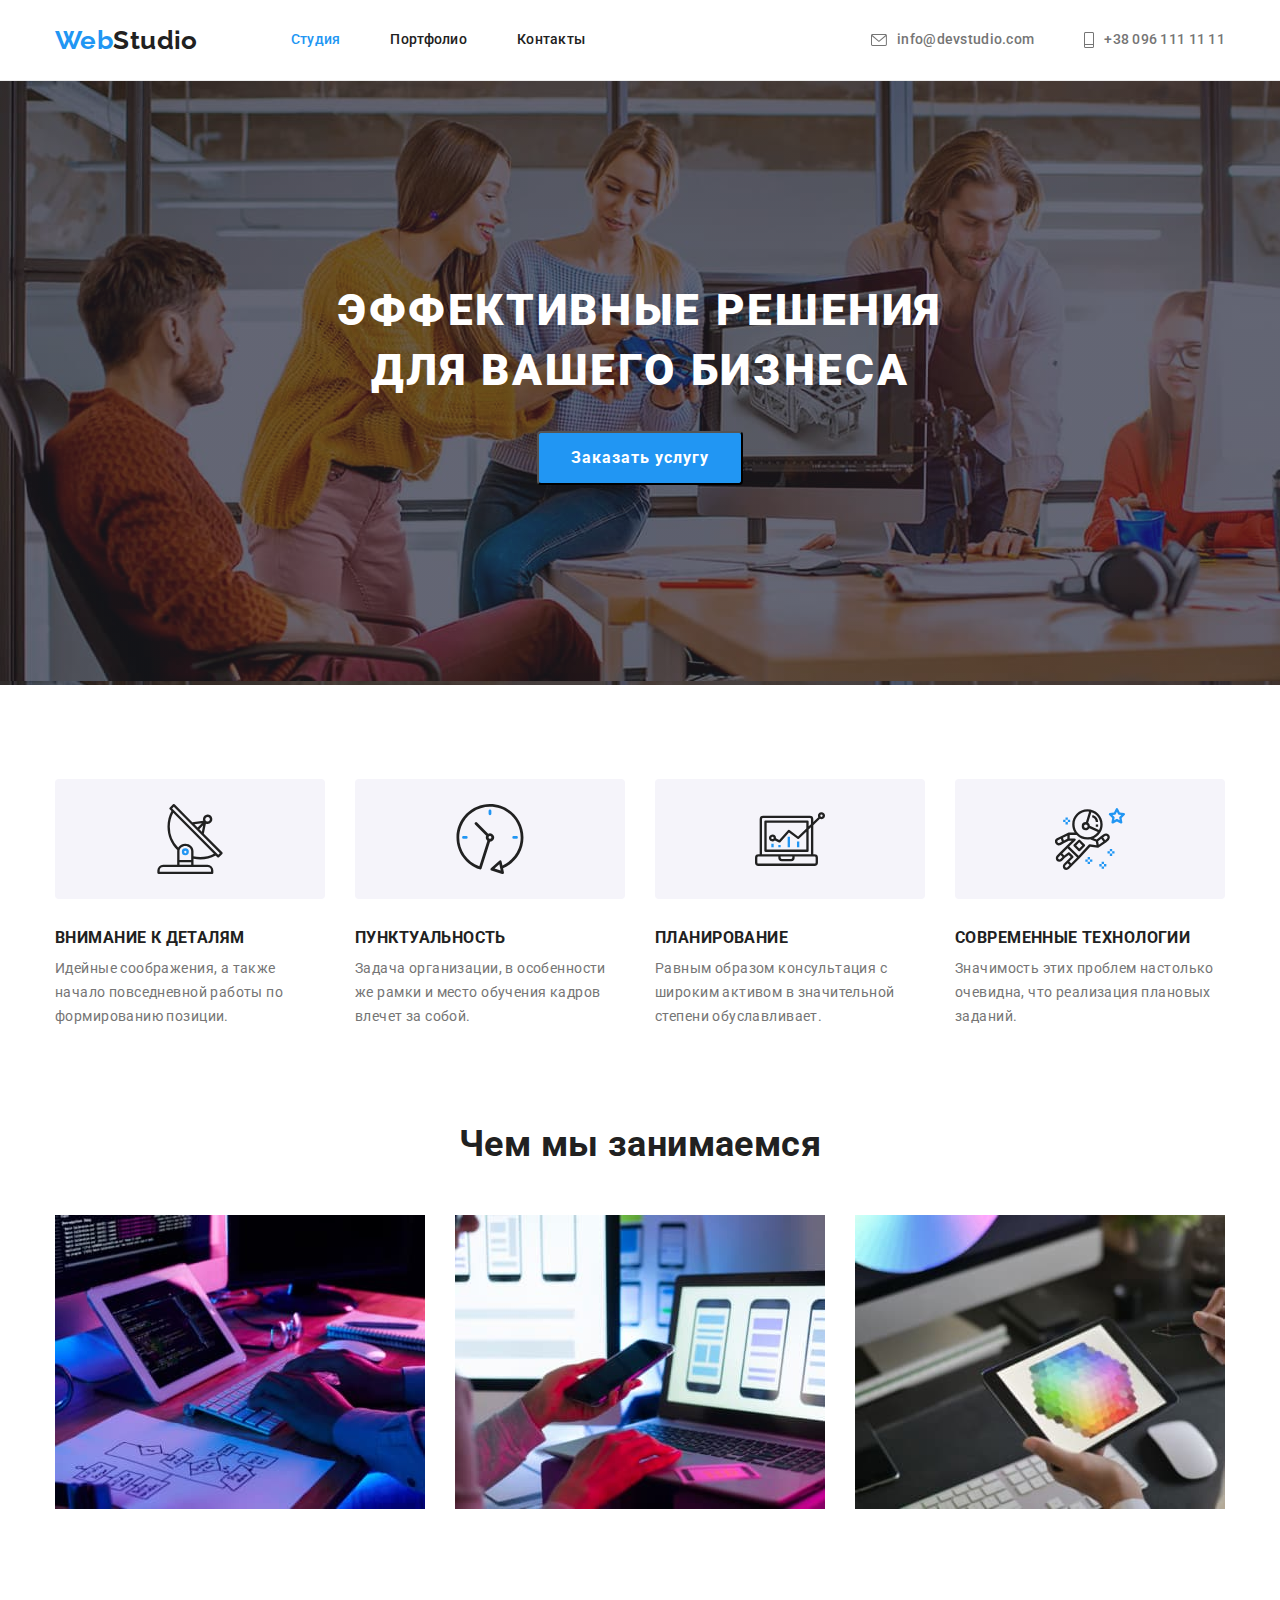
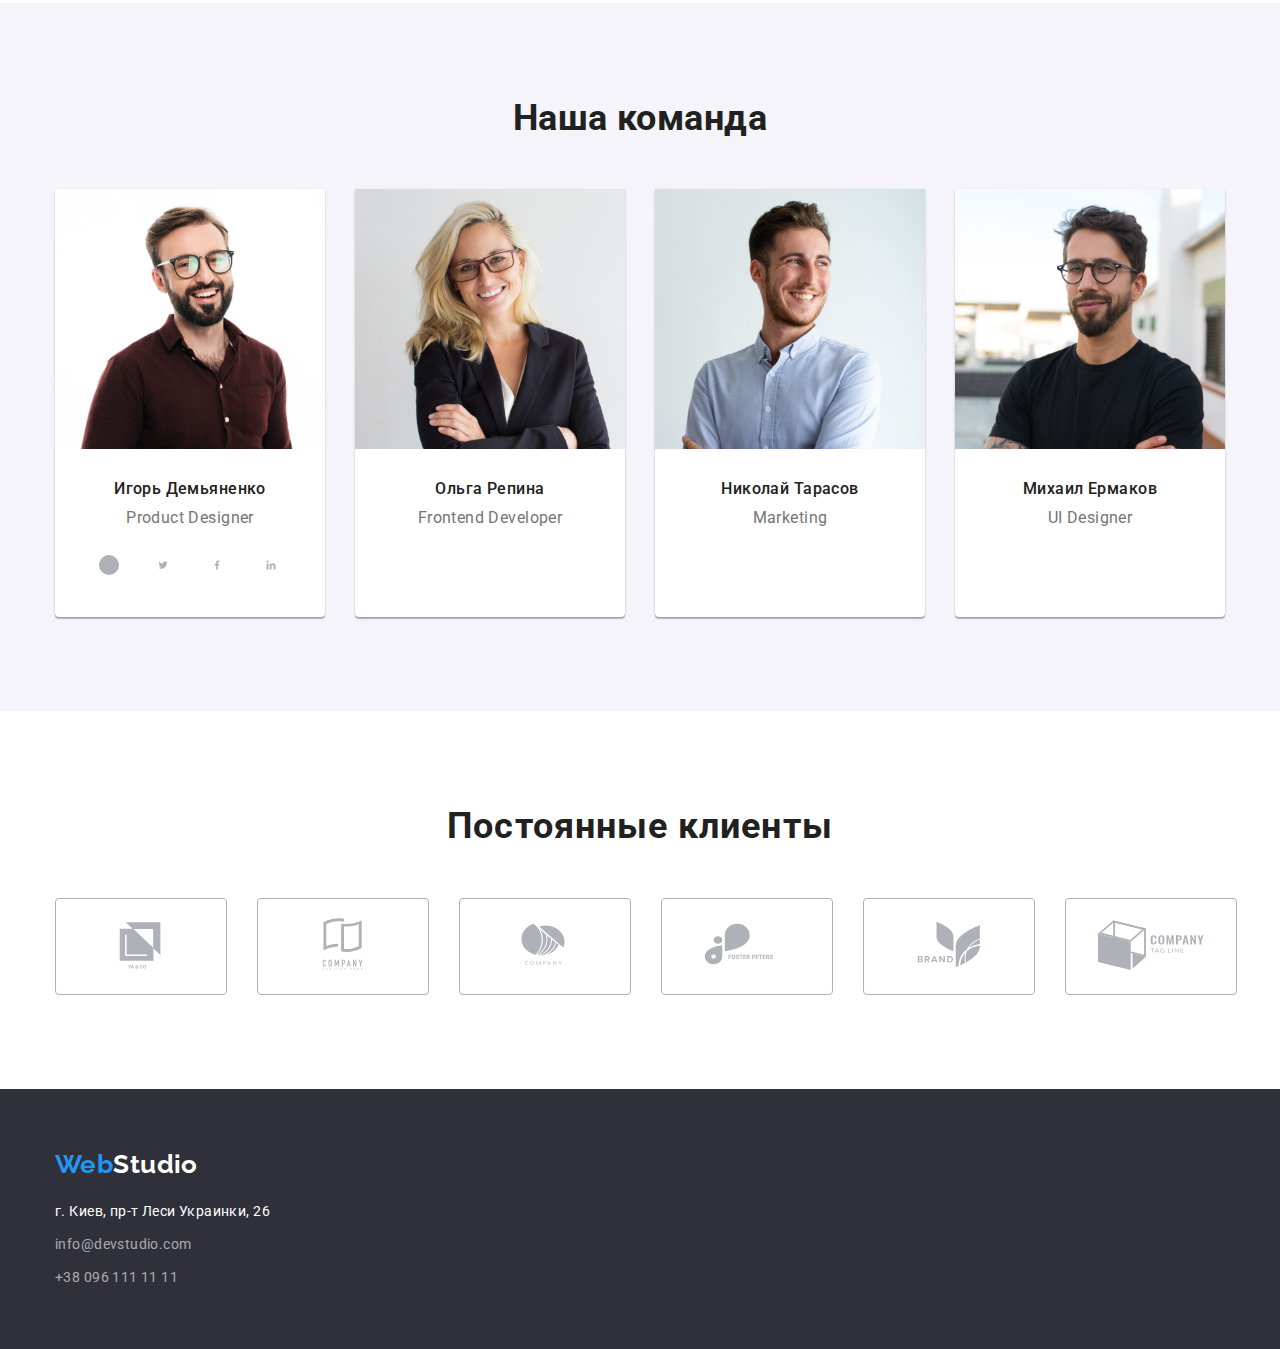
<file: index.html>
<!DOCTYPE html>
<html lang="ru">
  <head>
    <meta charset="UTF-8" />
    <meta http-equiv="X-UA-Compatible" content="IE=edge" />
    <meta name="viewport" content="width=device-width, initial-scale=1.0" />
    <link rel="preconnect" href="https://fonts.googleapis.com" />
    <link rel="preconnect" href="https://fonts.gstatic.com" crossorigin />
    <link
      href="https://fonts.googleapis.com/css2?family=Montserrat:wght@400;700&family=Raleway:wght@700&family=Roboto:wght@400;500;700;900&display=swap"
      rel="stylesheet"
    />
    <link
      rel="stylesheet"
      href="https://cdnjs.cloudflare.com/ajax/libs/modern-normalize/1.1.0/modern-normalize.min.css"
    />
    <title>WebStudio</title>
    <link rel="stylesheet" href="./css/styles.css" />
  </head>
  <body>
    <header class="header">
      <div class="container main-header">
        <a href="./index.html" class="logo primary link">
          <span class="logo-part">Web</span>Studio
        </a>
        <nav class="nav">
          <ul class="nav-list list">
            <li class="nav-list-item">
              <a href="./index.html" class="nav-list-link link current">Студия</a>
            </li>
            <li class="nav-list-item">
              <a href="./portfolio.html" class="nav-list-link link">Портфолио</a>
            </li>
            <li class="nav-list-item"><a href="#" class="nav-list-link link">Контакты</a></li>
          </ul>
        </nav>
        <ul class="contacts list">
          <li class="contacts-item">
            <a href="mailto:info@devstudio.com" class="contacts-link link">
              <svg class="icon-envelope icons-contact-header" width="16" height="12">
                <use href="./img/icons.svg#icon-envelope"></use>
              </svg>
              info@devstudio.com</a
            >
          </li>
          <li class="contacts-item">
            <a href="tel:+380961111111" class="contacts-link link">
              <svg class="icon-phone icons-contact-header" width="10" height="16">
                <use href="./img/icons.svg#icon-phone"></use>
              </svg>
              +38 096 111 11 11</a
            >
          </li>
        </ul>
      </div>
    </header>
    <main class="main">
      <!--Cекция Hero-->
      <section class="hero">
        <div class="container">
          <h1 class="hero-header">ЭФФЕКТИВНЫЕ РЕШЕНИЯ ДЛЯ ВАШЕГО БИЗНЕСА</h1>
          <button type="button" class="hero-btn">Заказать услугу</button>
        </div>
      </section>
      <section class="peculiarities">
        <!--Секция 2 Особенности студии -->
        <div class="container">
          <h2 class="visually-hidden">Особенности студии</h2>
          <ul class="peculiarities-list list">
            <li class="peculiarities-item">
              <div class="icons-pecularities">
                <svg class="icon-antenna" width="70" height="70">
                  <use href="./img/icons.svg#icon-antenna"></use>
                </svg>
              </div>
              <h3 class="peculiarities-list-tittle">Внимание к деталям</h3>
              <p class="peculiarities-list-text">
                Идейные соображения, а также начало повседневной работы по формированию позиции.
              </p>
            </li>
            <li class="peculiarities-item">
              <div class="icons-pecularities">
                <svg class="icon-clock" width="70" height="70">
                  <use href="./img/icons.svg#icon-clock"></use>
                </svg>
              </div>
              <h3 class="peculiarities-list-tittle">Пунктуальность</h3>
              <p class="peculiarities-list-text">
                Задача организации, в особенности же рамки и место обучения кадров влечет за собой.
              </p>
            </li>
            <li class="peculiarities-item">
              <div class="icons-pecularities">
                <svg class="icon-diagram" width="70" height="70">
                  <use href="./img/icons.svg#icon-diagram"></use>
                </svg>
              </div>
              <h3 class="peculiarities-list-tittle">Планирование</h3>
              <p class="peculiarities-list-text">
                Равным образом консультация с широким активом в значительной степени обуславливает.
              </p>
            </li>
            <li class="peculiarities-item">
              <div class="icons-pecularities">
                <svg class="icon-astronaut" width="70" height="70">
                  <use href="./img/icons.svg#icon-astronaut"></use>
                </svg>
              </div>
              <h3 class="peculiarities-list-tittle">Современные технологии</h3>
              <p class="peculiarities-list-text">
                Значимость этих проблем настолько очевидна, что реализация плановых заданий.
              </p>
            </li>
          </ul>
        </div>
      </section>
      <section class="about-work">
        <!--Секция 3 чем занимается студия-->
        <div class="container">
          <h2 class="about-work-tittle">Чем мы занимаемся</h2>
          <ul class="about-work-list list">
            <li class="about-work-list-item">
              <img
                src="./img/hands_on_pk.jpg"
                class="about-work-list-pictures"
                alt="Разрабатываем приложения"
                width="370"
              />
            </li>
            <li class="about-work-list-item">
              <img
                src="./img/phone_on_pc.jpg"
                class="about-work-list-pictures"
                alt="Разрабатываем мобильные приложения"
                width="370"
              />
            </li>
            <li class="about-work-list-item">
              <img
                src="./img/tablet_on_pc.jpg"
                class="about-work-list-pictures"
                alt="Разрабатываем дизайн приложения"
                width="370"
              />
            </li>
          </ul>
        </div>
      </section>
      <section class="command">
        <!--Секция 4 команда-->
        <div class="container">
          <h2 class="command-tittle">Наша команда</h2>
          <ul class="command-list list">
            <li class="command-list-participant">
              <img
                src="./img/igor.jpg"
                class="participant-foto"
                alt="Игорь Демьяненко Product Designer"
                width="270"
              />
              <div class="paticipant-name-activity">
                <h3 class="participant-name">Игорь Демьяненко</h3>
                <p class="participant-activity">Product Designer</p>
                <ul class="command-social-list list">
                  <li class="command-social-item">
                    <a href="#" class="command-social-link link">
                      <svg class="instagram icons-social-command" width="20" height="20">
                        <use href="./img/icons.svg#icon-instagram"></use>
                      </svg>
                    </a>
                  </li>
                  <li class="command-social-item">
                    <a href="#" class="command-social-link link"
                      ><svg class="twitter" width="20" height="20">
                        <use href="./img/icons.svg#icon-twitter"></use>
                      </svg>
                    </a>
                  </li>
                  <li class="command-social-item">
                    <a href="#" class="command-social-link link"
                      ><svg class="facebook" width="20" height="20">
                        <use href="./img/icons.svg#icon-facebook"></use>
                      </svg>
                    </a>
                  </li>
                  <li class="command-social-item">
                    <a href="#" class="command-social-link link"
                      ><svg class="linkedin" width="20" height="20">
                        <use href="./img/icons.svg#icon-linkedin"></use>
                      </svg>
                    </a>
                  </li>
                </ul>
              </div>
            </li>
            <li class="command-list-participant">
              <img
                src="./img/olga.jpg"
                class="participant-foto"
                alt="Ольга Репина Frontend Developer"
                width="270"
              />
              <div class="paticipant-name-activity">
                <h3 class="participant-name">Ольга Репина</h3>
                <p class="participant-activity">Frontend Developer</p>
              </div>
            </li>
            <li class="command-list-participant">
              <img
                src="./img/nikolay.jpg"
                class="participant-foto"
                alt="Николай Тарасов Marketing"
                width="270"
              />
              <div class="paticipant-name-activity">
                <h3 class="participant-name">Николай Тарасов</h3>
                <p class="participant-activity">Marketing</p>
              </div>
            </li>
            <li class="command-list-participant">
              <img
                src="./img/mihail.jpg"
                class="participant-foto"
                alt="Михаил Ермаков UI Designer"
                width="270"
              />
              <div class="paticipant-name-activity">
                <h3 class="participant-name">Михаил Ермаков</h3>
                <p class="participant-activity">UI Designer</p>
              </div>
            </li>
          </ul>
        </div>
      </section>
      <section class="clients">
        <div class="container">
          <h2 class="clients-tittle">Постоянные клиенты</h2>
          <ul class="clients-list list">
            <li class="clients-item">
              <a href="#" class="clients-link link"
                ><svg class="clients-icon" width="106" height="60">
                  <use href="./img/icons.svg#icon-client-one"></use>
                </svg>
              </a>
            </li>
            <li class="clients-item">
              <a href="#" class="clients-link link"
                ><svg class="clients-icon" width="106" height="60">
                  <use href="./img/icons.svg#icon-client-two"></use>
                </svg>
              </a>
            </li>
            <li class="clients-item">
              <a href="#" class="clients-link link"
                ><svg class="clients-icon" width="106" height="60">
                  <use href="./img/icons.svg#icon-client-three"></use>
                </svg>
              </a>
            </li>
            <li class="clients-item">
              <a href="#" class="clients-link link"
                ><svg class="clients-icon" width="106" height="60">
                  <use href="./img/icons.svg#icon-client-four"></use>
                </svg>
              </a>
            </li>
            <li class="clients-item">
              <a href="#" class="clients-link link"
                ><svg class="clients-icon" width="106" height="60">
                  <use href="./img/icons.svg#icon-client-five"></use>
                </svg>
              </a>
            </li>
            <li class="clients-item">
              <a href="#" class="clients-link link"
                ><svg class="clients-icon" width="106" height="60">
                  <use href="./img/icons.svg#icon-client-six"></use>
                </svg>
              </a>
            </li>
          </ul>
        </div>
      </section>
    </main>
    <footer class="footer">
      <div class="container">
        <a href="./index.html" class="logo secondary link">
          <span class="logo-part">Web</span>Studio
        </a>
        <address class="footer-adress">
          <ul class="footer-contacts list">
            <li class="footer-contacts-item">
              <a href="https://goo.gl/maps/19SbdawkpRxHxehs7" class="footer-contact-adress link">
                г. Киев, пр-т Леси Украинки, 26
              </a>
            </li>
            <li class="footer-contacts-item">
              <a href="mailto:info@devstudio.com" class="footer-contact-link link"
                >info@devstudio.com</a
              >
            </li>
            <li class="footer-contacts-item">
              <a href="tel:+380961111111" class="footer-contact-link link">+38 096 111 11 11</a>
            </li>
          </ul>
        </address>
      </div>
    </footer>
  </body>
</html>
</file>
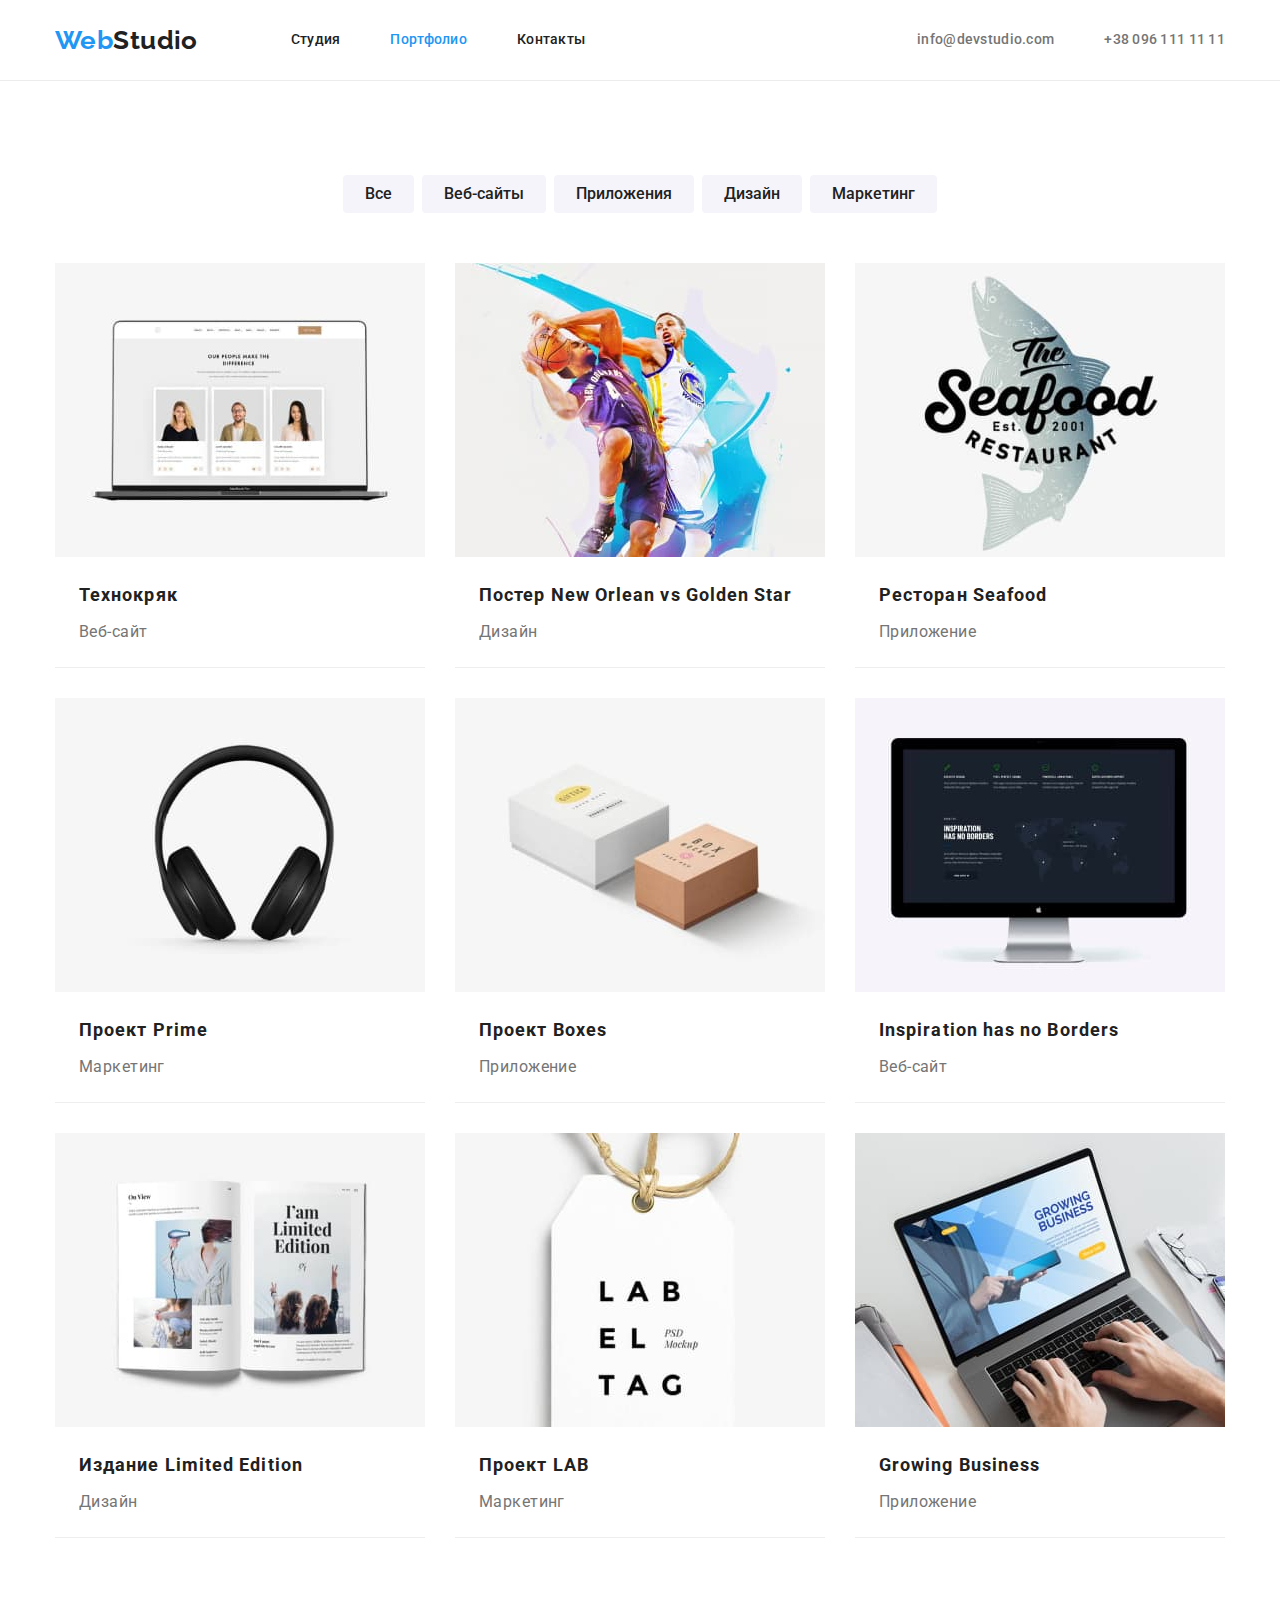
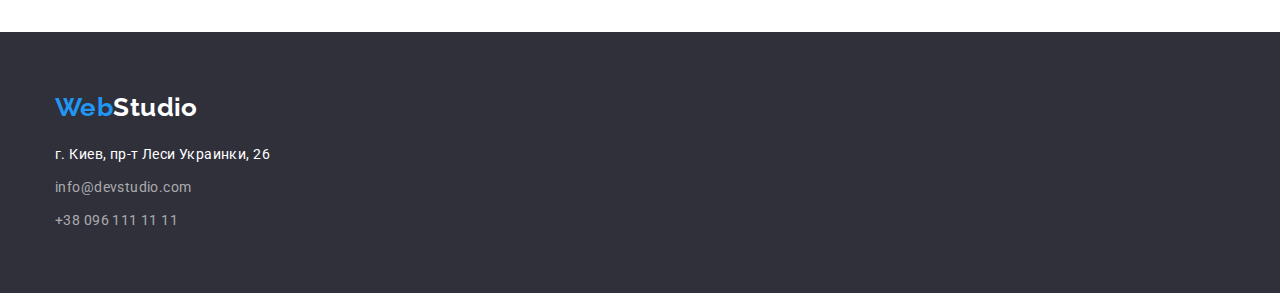
<file: portfolio.html>
<!DOCTYPE html>
<html lang="ru">
  <head>
    <meta charset="UTF-8" />
    <meta http-equiv="X-UA-Compatible" content="IE=edge" />
    <meta name="viewport" content="width=device-width, initial-scale=1.0" />
    <link rel="preconnect" href="https://fonts.googleapis.com" />
    <link rel="preconnect" href="https://fonts.gstatic.com" crossorigin />
    <link
      href="https://fonts.googleapis.com/css2?family=Montserrat:wght@400;700&family=Raleway:wght@700&family=Roboto:wght@400;500;700;900&display=swap"
      rel="stylesheet"
    />
    <link
      rel="stylesheet"
      href="https://cdnjs.cloudflare.com/ajax/libs/modern-normalize/1.1.0/modern-normalize.min.css"
    />
    <title>Portfolio</title>
    <link rel="stylesheet" href="./css/styles.css" />
  </head>
  <body>
    <header class="header">
      <div class="container portfolio main-header">
        <a href="./index.html" class="logo primary link">
          <span class="logo-part">Web</span>Studio
        </a>
        <nav class="nav">
          <ul class="nav-list list">
            <li class="nav-list-item">
              <a href="./index.html" class="nav-list-link link">Студия</a>
            </li>
            <li class="nav-list-item">
              <a href="./portfolio.html" class="nav-list-link link current">Портфолио</a>
            </li>
            <li class="nav-list-item"><a href="#" class="nav-list-link link">Контакты</a></li>
          </ul>
        </nav>
        <ul class="contacts list">
          <li class="contacts-item">
            <a href="mailto:info@devstudio.com" class="contacts-link link">info@devstudio.com</a>
          </li>
          <li class="contacts-item">
            <a href="tel:+380961111111" class="contacts-link link">+38 096 111 11 11</a>
          </li>
        </ul>
      </div>
    </header>
    <main>
      <section class="portfolio-main-section">
        <div class="container">
          <h1 hidden>Портфолио</h1>
          <ul class="filter-list list">
            <li class="filter-list-item">
              <button type="button" class="filter-list-btn">Все</button>
            </li>
            <li class="filter-list-item">
              <button type="button" class="filter-list-btn">Веб-сайты</button>
            </li>
            <li class="filter-list-item">
              <button type="button" class="filter-list-btn">Приложения</button>
            </li>
            <li class="filter-list-item">
              <button type="button" class="filter-list-btn">Дизайн</button>
            </li>
            <li class="filter-list-item">
              <button type="button" class="filter-list-btn">Маркетинг</button>
            </li>
          </ul>
          <ul class="projects-list list">
            <li class="projects-list-item">
              <a href="#" class="projects-link link">
                <img
                  src="./img/tech-crak.jpg"
                  class="projects-list-picture"
                  alt="дизайн сайта"
                  width="370"
                  height="294"
                />
                <div class="project-list-tittle-description">
                  <h2 class="projects-list-ttile">Технокряк</h2>
                  <p class="projects-list-description">Веб-сайт</p>
                </div>
              </a>
            </li>
            <li class="projects-list-item">
              <a href="#" class="projects-link link">
                <img
                  src="./img/poster.jpg"
                  class="projects-list-picture"
                  alt="дизайн постера"
                  width="370"
                  height="294"
                />
                <div class="project-list-tittle-description">
                  <h2 class="projects-list-ttile">Постер New Orlean vs Golden Star</h2>
                  <p class="projects-list-description">Дизайн</p>
                </div>
              </a>
            </li>
            <li class="projects-list-item">
              <a href="#" class="projects-link link">
                <img
                  src="./img/seafood.jpg"
                  class="projects-list-picture"
                  alt="логотип ресторана"
                  width="370"
                  height="294"
                />
                <div class="project-list-tittle-description">
                  <h2 class="projects-list-ttile">Ресторан Seafood</h2>
                  <p class="projects-list-description">Приложение</p>
                </div>
              </a>
            </li>
            <li class="projects-list-item">
              <a href="#" class="projects-link link">
                <img
                  src="./img/prime.jpg"
                  class="projects-list-picture"
                  alt="черные наушники"
                  width="370"
                  height="294"
                />
                <div class="project-list-tittle-description">
                  <h2 class="projects-list-ttile">Проект Prime</h2>
                  <p class="projects-list-description">Маркетинг</p>
                </div>
              </a>
            </li>
            <li class="projects-list-item">
              <a href="#" class="projects-link link">
                <img
                  src="./img/boxes.jpg"
                  class="projects-list-picture"
                  alt="логотип приложения"
                  width="370"
                  height="294"
                />
                <div class="project-list-tittle-description">
                  <h2 class="projects-list-ttile">Проект Boxes</h2>
                  <p class="projects-list-description">Приложение</p>
                </div>
              </a>
            </li>
            <li class="projects-list-item">
              <a href="#" class="projects-link link">
                <img
                  src="./img/inspiration-has-no-borders.jpg"
                  class="projects-list-picture"
                  alt="дизайн сайта"
                  width="370"
                  height="294"
                />
                <div class="project-list-tittle-description">
                  <h2 class="projects-list-ttile">Inspiration has no Borders</h2>
                  <p class="projects-list-description">Веб-сайт</p>
                </div>
              </a>
            </li>
            <li class="projects-list-item">
              <a href="#" class="projects-link link">
                <img
                  src="./img/limited-edition.jpg"
                  class="projects-list-picture"
                  alt="дизайн книги"
                  width="370"
                  height="294"
                />
                <div class="project-list-tittle-description">
                  <h2 class="projects-list-ttile">Издание Limited Edition</h2>
                  <p class="projects-list-description">Дизайн</p>
                </div>
              </a>
            </li>
            <li class="projects-list-item">
              <a href="#" class="projects-link link">
                <img
                  src="./img/lab.jpg"
                  class="projects-list-picture"
                  alt="логотип компании"
                  width="370"
                  height="294"
                />
                <div class="project-list-tittle-description">
                  <h2 class="projects-list-ttile">Проект LAB</h2>
                  <p class="projects-list-description">Маркетинг</p>
                </div>
              </a>
            </li>
            <li class="projects-list-item">
              <a href="#" class="projects-link link">
                <img
                  src="./img/growing-buisness.jpg"
                  class="projects-list-picture"
                  alt="скриншот приложения"
                  width="370"
                  height="294"
                />
                <div class="project-list-tittle-description">
                  <h2 class="projects-list-ttile">Growing Business</h2>
                  <p class="projects-list-description">Приложение</p>
                </div>
              </a>
            </li>
          </ul>
        </div>
      </section>
    </main>
    <footer class="footer">
      <div class="container">
        <a href="./index.html" class="logo secondary link">
          <span class="logo-part">Web</span>Studio
        </a>
        <address class="footer-adress">
          <ul class="footer-contacts list">
            <li class="footer-contacts-item">
              <a href="https://goo.gl/maps/19SbdawkpRxHxehs7" class="footer-contact-adress link">
                г. Киев, пр-т Леси Украинки, 26
              </a>
            </li>
            <li class="footer-contacts-item">
              <a href="mailto:info@devstudio.com" class="footer-contact-link link"
                >info@devstudio.com</a
              >
            </li>
            <li class="footer-contacts-item">
              <a href="tel:+380961111111" class="footer-contact-link link">+38 096 111 11 11</a>
            </li>
          </ul>
        </address>
      </div>
    </footer>
  </body>
</html>
</file>
<file: css/styles.css>
/* цвет основного текста #212121 */
/* цвет вторичного текста #757575 */
/* цвет белый #FFFFFF */
/* цвет акцент #2196F3 */
/* цвет футер емейл и тел  rgba(255, 255, 255, 0.6)*/
:root {
  --tittle-text-color: #212121;
  --secondary-text-color: #757575;
  --white-color: #ffffff;
  --acent-text-color: #2196f3;
  --footer-text-color: rgba(255, 255, 255, 0.6);
  --hero-footer-bcg-color: #2f303a;
  --buton-bcg-color: #f5f4fa;
  --icons-color: #afb1b8;
}
/* Главная страница */
body {
  font-family: Roboto, sans-serif;
  font-size: 14px;
  letter-spacing: 0.03em;
  color: var(--secondary-text-color);
  background-color: var(--white-color);
}
/* Утилиты */
.container {
  width: 1200px;
  padding: 0px 15px;
  margin: 0 auto;
}

.visually-hidden {
  position: absolute;
  width: 1px;
  height: 1px;
  margin: -1px;
  border: 0;
  padding: 0;

  white-space: nowrap;
  clip-path: inset(100%);
  clip: rect(0 0 0 0);
  overflow: hidden;
}

.list {
  list-style: none;
  padding: 0;
  margin: 0;
}
.link {
  text-decoration: none;
  font-style: normal;
}
img {
  display: block;
  width: 100%;
  height: auto;
}
/* Хедер главной страници */

.header {
  border-bottom: 1px solid #ececec;
}
.main-header {
  display: flex;
  align-items: center;
}
.logo.primary {
  font-family: 'Raleway';
  font-weight: 700;
  font-size: 26px;
  line-height: 1.19;
  color: var(--tittle-text-color);
}
.logo-part {
  color: var(--acent-text-color);
}
.nav-list {
  display: flex;
  margin-left: 93px;
}
.nav-list-item + .nav-list-item {
  margin-left: 50px;
}
.nav-list-link {
  display: block;
  padding-top: 32px;
  padding-bottom: 32px;

  font-weight: 500;
  line-height: 1.14;
  letter-spacing: 0.02em;
  color: var(--tittle-text-color);
}
.nav-list-link:hover,
.nav-list-link:focus,
.contacts-link:hover,
.contacts-link:focus {
  color: var(--acent-text-color);
}
.nav-list .current {
  color: var(--acent-text-color);
}
.contacts {
  display: flex;
  margin-left: auto;
}
.contacts-item + .contacts-item {
  margin-left: 50px;
}
.icons-contact-header {
  margin-right: 10px;
  fill: currentColor;
}
.contacts-link {
  display: flex;
  align-items: center;
  padding-top: 32px;
  padding-bottom: 32px;

  font-weight: 500;
  line-height: 1.14;
  letter-spacing: 0.02em;

  color: var(--secondary-text-color);
}
/* Hero */
.hero {
  padding-top: 200px;
  padding-bottom: 200px;
  max-width: 1600px;

  background-color: var(--hero-footer-bcg-color);
  background-image: linear-gradient(rgba(47, 48, 58, 0.4), rgba(47, 48, 58, 0.4)),
    url(../img/background-hero-foto.jpeg);
  /* background-size: 1600px; */
  text-align: center;
}
.hero-header {
  max-width: 696px;
  margin-top: 0px;
  margin-right: auto;
  margin-left: auto;
  margin-bottom: 30px;

  font-weight: 900;
  font-size: 44px;
  line-height: 1.36;
  letter-spacing: 0.06em;
  text-transform: uppercase;
  color: var(--white-color);
}
.hero-btn {
  padding: 10px 32px;
  border-radius: 4px;

  font-weight: 700;
  font-size: 16px;
  line-height: 1.88;
  letter-spacing: 0.06em;
  color: var(--white-color);
  background-color: var(--acent-text-color);
  cursor: pointer;
}
.hero-btn:hover,
.hero-btn:focus {
  background-color: transparent;
  /* border: 1px solid var(--acent-text-color); */
}
/* Скеция 2 Особенности студии */
.peculiarities {
  padding-top: 94px;
  padding-bottom: 94px;
}
.peculiarities-list {
  display: flex;
}
.peculiarities-item + .peculiarities-item {
  margin-left: 30px;
}
.icons-pecularities {
  display: flex;
  justify-content: center;
  padding: 25px 0;
  margin-bottom: 30px;

  background-color: #f5f4fa;
  border-radius: 4px;
}
.peculiarities-item {
  justify-self: center;
  width: 270px;
}
.peculiarities-list-tittle {
  margin-top: 0;
  margin-bottom: 10px;

  font-weight: 700;
  line-height: 1.14;
  text-transform: uppercase;
  color: var(--tittle-text-color);
}
.peculiarities-list-text {
  margin-top: 0;
  margin-bottom: 0;

  line-height: 1.71;
}
/* Секция 3 чем занимается студия */
.about-work {
  padding-bottom: 94px;
}
.about-work-list {
  display: flex;
}
.about-work-list-item + .about-work-list-item {
  margin-left: 30px;
}
.about-work-tittle {
  margin-top: 0;
  margin-bottom: 50px;

  font-weight: 700;
  font-size: 36px;
  line-height: 1.17;
  text-align: center;
  color: var(--tittle-text-color);
}
/* Секция 4 команда */
.command {
  padding-top: 94px;
  padding-bottom: 94px;
  background-color: var(--buton-bcg-color);
}
.command-list {
  display: flex;
  /* justify-content: space-between; */
}
.command-list-participant {
  margin-left: 30px;
  width: 270px;

  background-color: var(--white-color);
  box-shadow: 0px 1px 3px rgba(0, 0, 0, 0.12), 0px 1px 1px rgba(0, 0, 0, 0.14),
    0px 2px 1px rgba(0, 0, 0, 0.2);
  border-radius: 0px 0px 4px 4px;
}
.command-list-participant:first-child {
  margin-left: 0;
}
.command-tittle {
  margin-top: 0;
  margin-bottom: 50px;

  font-weight: 700;
  font-size: 36px;
  line-height: 1.17;
  text-align: center;
  color: var(--tittle-text-color);
}

.paticipant-name-activity {
  padding-top: 30px;
}
.participant-name {
  margin-top: 0;
  margin-bottom: 10px;

  font-weight: 500;
  font-size: 16px;
  line-height: 1.19;
  color: var(--tittle-text-color);
  text-align: center;
}
.participant-activity {
  margin-top: 0;
  margin-bottom: 0;

  font-size: 16px;
  line-height: 1.19;
  text-align: center;
}
.command-social-list {
  display: flex;
  justify-content: space-between;
  padding: 16px 32px 30px 32px;
}
.command-social-link {
  display: flex;
  align-items: center;
  justify-content: center;
  height: 44px;
  width: 44px;
  border-radius: 50%;
  color: var(--icons-color);
}
.icons-social-command {
  fill: currentColor;
}
.command-social-link:hover,
.command-social-link:focus {
  color: #ffffff;
  background-color: var(--acent-text-color);
}

/* Наши клиенты */
.clients {
  padding-top: 94px;
  padding-bottom: 94px;
}
.clients-tittle {
  margin-top: 0;
  margin-bottom: 50px;

  font-weight: 700;
  font-size: 36px;
  line-height: 1.17;
  text-align: center;
  letter-spacing: 0.03em;
  color: var(--tittle-text-color);
}
.clients-list {
  display: flex;
}
.clients-item {
  display: flex;
  justify-content: center;
  align-items: center;
  padding: 16px 32px;
  border: 1px solid #afb1b8;
  border-radius: 4px;
}
.clients-link {
  color: var(--icons-color);
}
.clients-icon {
  fill: currentColor;
}
.clients-icon:hover,
.clients-icon:focus {
  color: var(--acent-text-color);
}

.clients-item:not(:last-child) {
  margin-right: 30px;
}
/* Футер */
.footer {
  padding-top: 60px;
  padding-bottom: 60px;

  background-color: var(--hero-footer-bcg-color);
}
.logo.secondary {
  display: block;
  margin-bottom: 20px;

  font-family: 'Raleway';
  font-weight: 700;
  font-size: 26px;
  line-height: 1.19;
  color: var(--white-color);
}
.footer-contacts {
  display: block;
}
.footer-contacts-item:not(:last-child) {
  margin-bottom: 9px;
}
.footer-contact-adress {
  line-height: 1.71;
  color: var(--white-color);
}
.footer-contact-adress:hover,
.footer-contact-adress:focus {
  color: var(--acent-text-color);
}
.footer-contact-link {
  line-height: 1.71;
  color: var(--footer-text-color);
}
.footer-contact-link:hover,
.footer-contact-link:focus {
  color: var(--acent-text-color);
}

/*  =========PORTFOLIO======= */
.portfolio-main-section {
  padding-top: 94px;
  padding-bottom: 94px;
}
.filter-list {
  display: flex;
  flex-direction: row;
  justify-content: center;
  margin-bottom: 50px;
}
.filter-list-item + .filter-list-item {
  margin-left: 8px;
}
.filter-list-item {
  flex-shrink: 0;
}
.filter-list-btn {
  padding: 6px 22px;
  cursor: pointer;
  border: none;
  border-radius: 4px;

  font-weight: 500;
  font-size: 16px;
  line-height: 1.62;
  text-align: center;
  color: var(--tittle-text-color);
  background-color: var(--buton-bcg-color);
}
.filter-list-btn:hover,
.filter-list-btn:focus {
  color: var(--white-color);
  background-color: var(--acent-text-color);
}

.projects-list {
  display: flex;
  flex-wrap: wrap;
}
.project-list-tittle-description {
  padding: 20px 24px;
}
.projects-list-item {
  width: calc((100% - 60px) / 3);
  /* width: 370px; */
  margin-right: 30px;
  margin-bottom: 30px;

  background-color: var(--white-color);
  margin-right: 30px;
  border-bottom: 1px solid #eeeeee;
}
.projects-list-item:hover,
.projects-list-item:focus {
  background-color: transparent;
}
.projects-list-item:nth-child(3n) {
  margin-right: 0;
}
.projects-list-item:nth-last-child(-n + 3) {
  margin-bottom: 0;
}
.projects-list-ttile {
  margin-top: 0;
  margin-bottom: 4px;
  font-weight: 700;
  font-size: 18px;
  line-height: 2;
  letter-spacing: 0.06em;
  color: var(--tittle-text-color);
}
.projects-list-description {
  margin-top: 0;
  margin-bottom: 0px;
  font-size: 16px;
  line-height: 1.88;
  color: var(--secondary-text-color);
}
</file>
